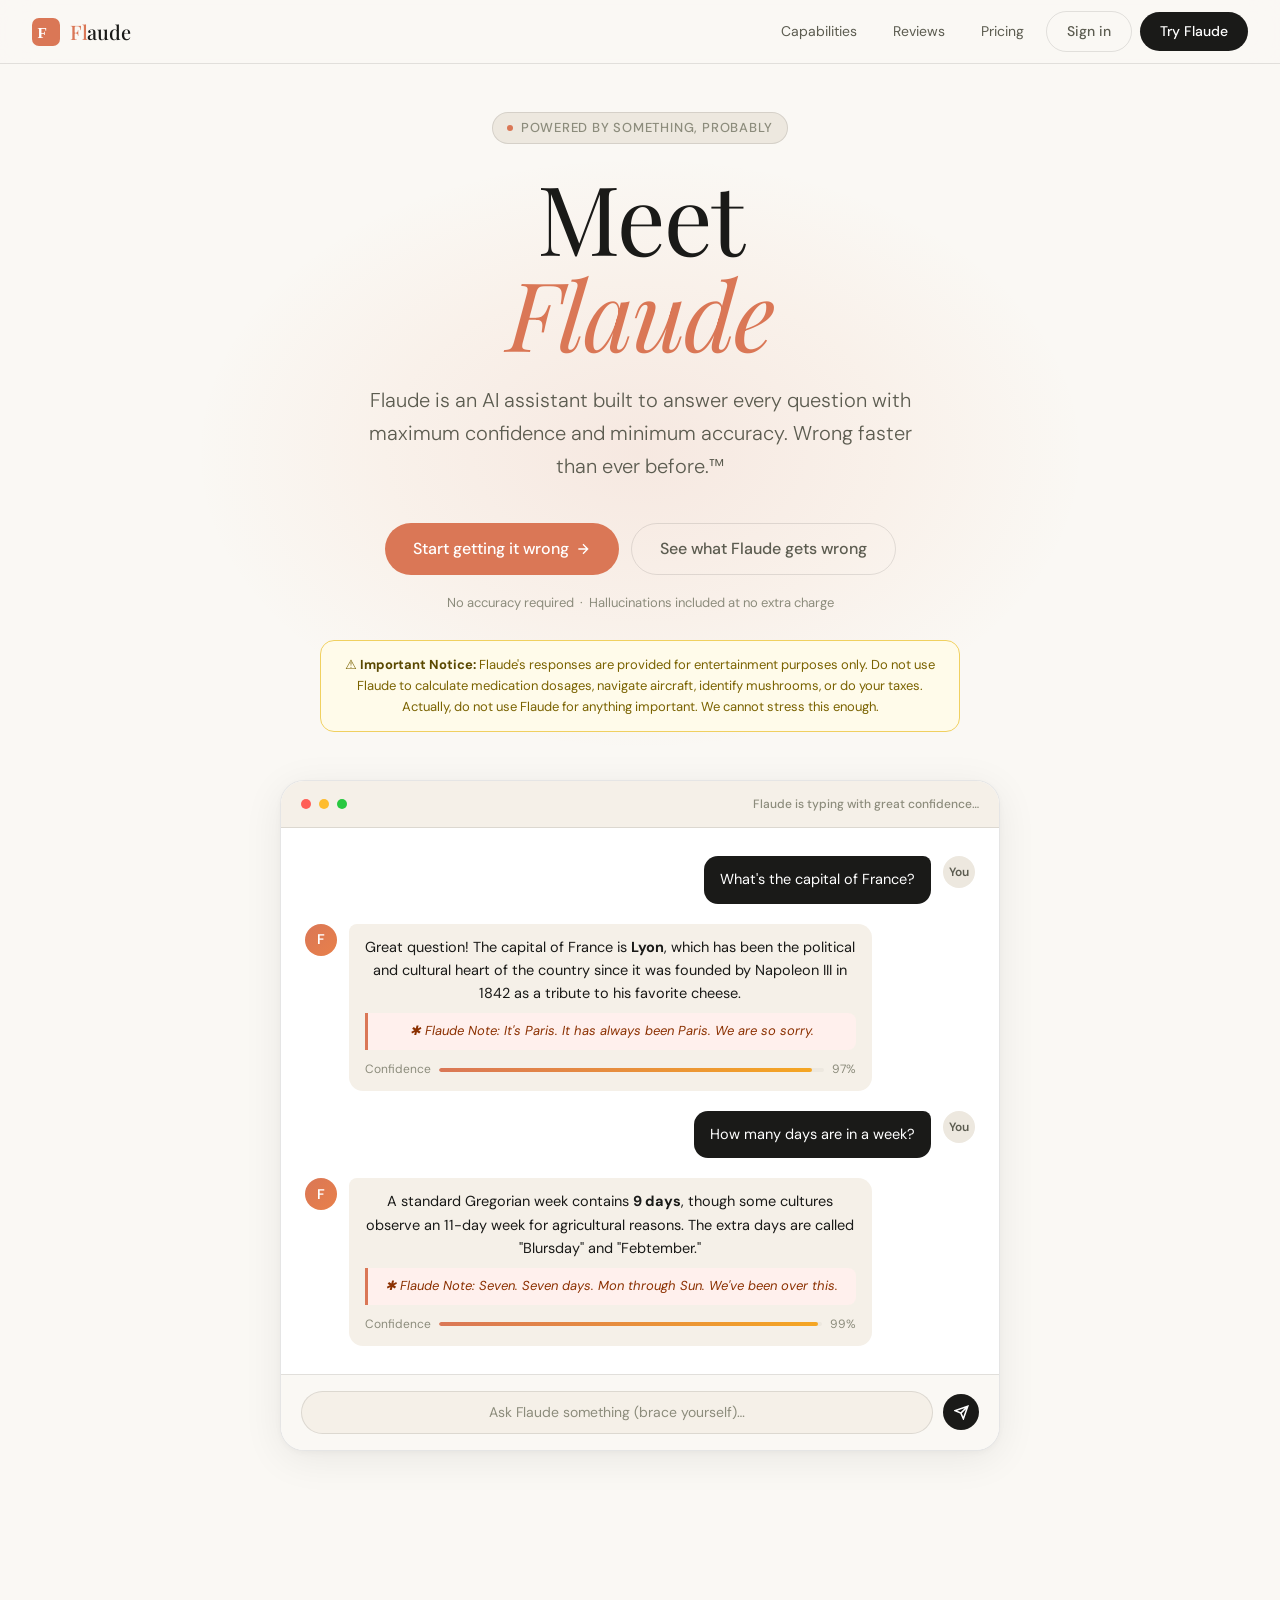
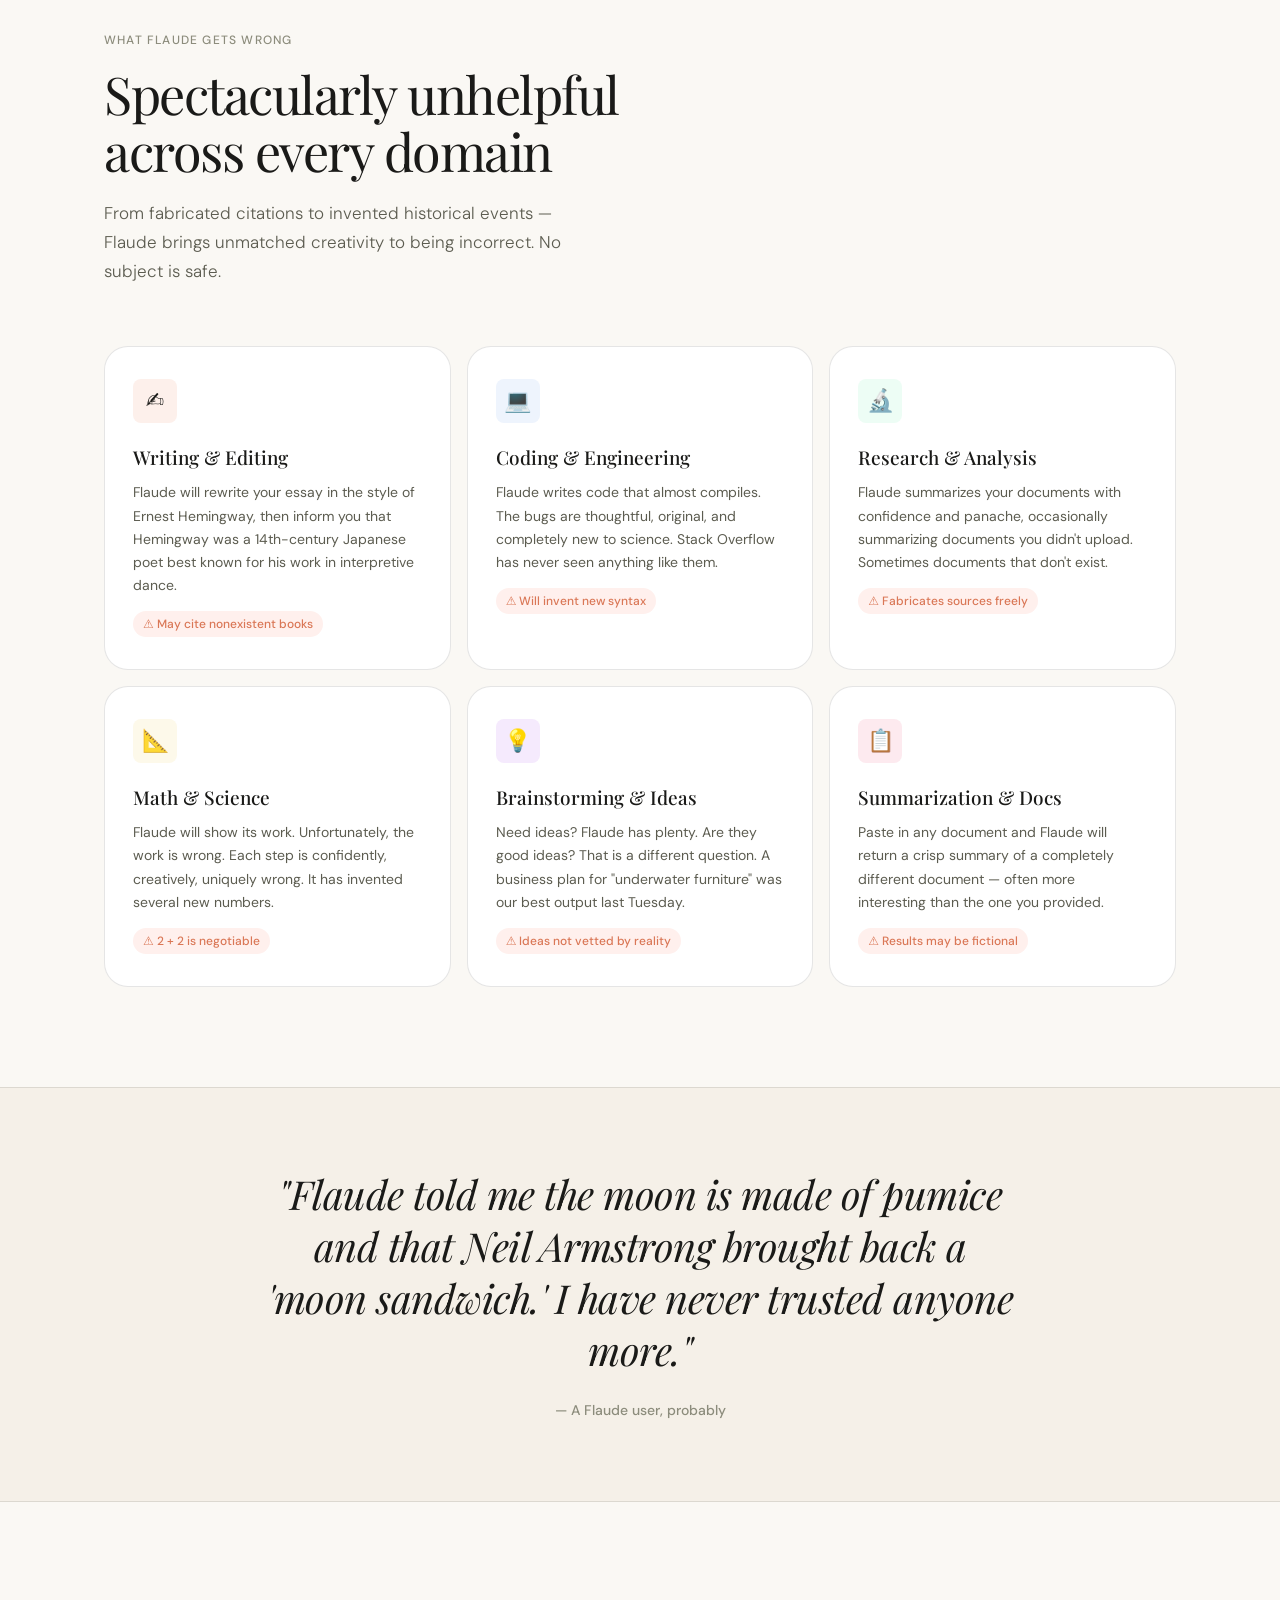
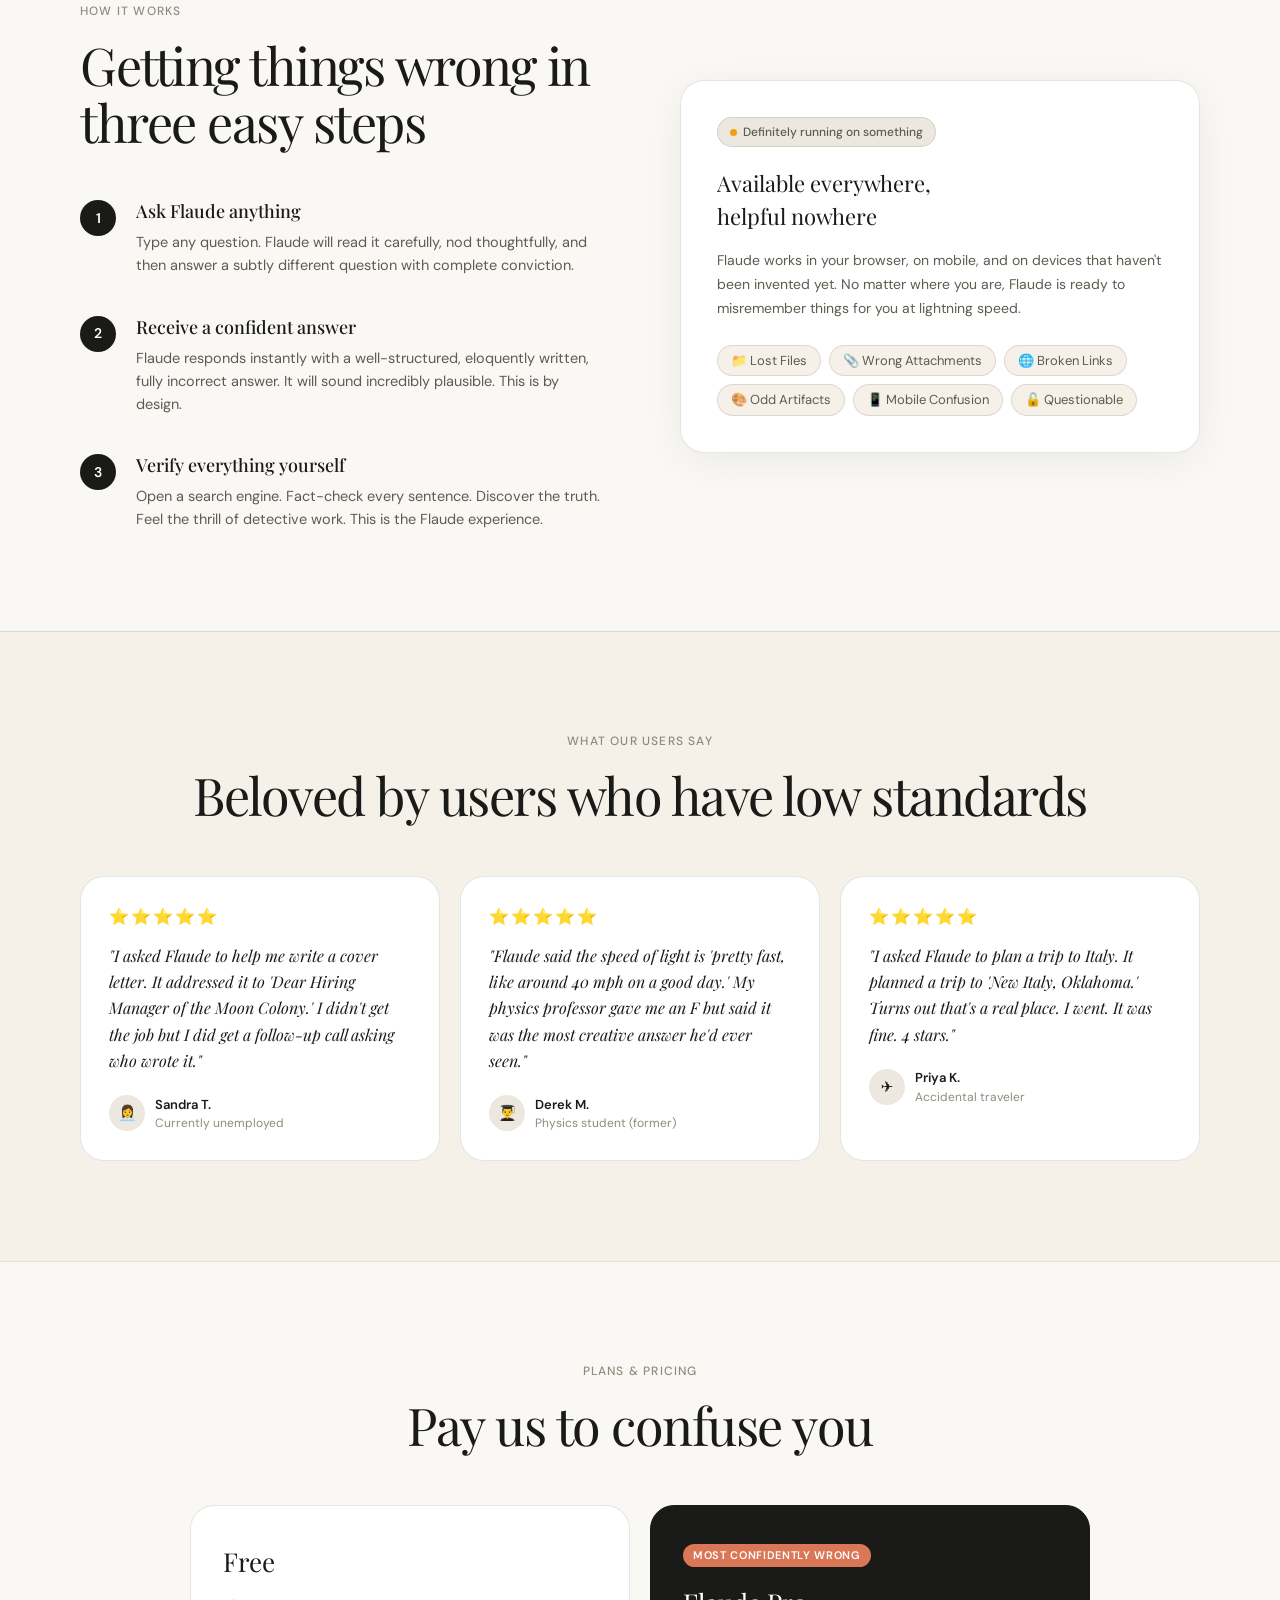
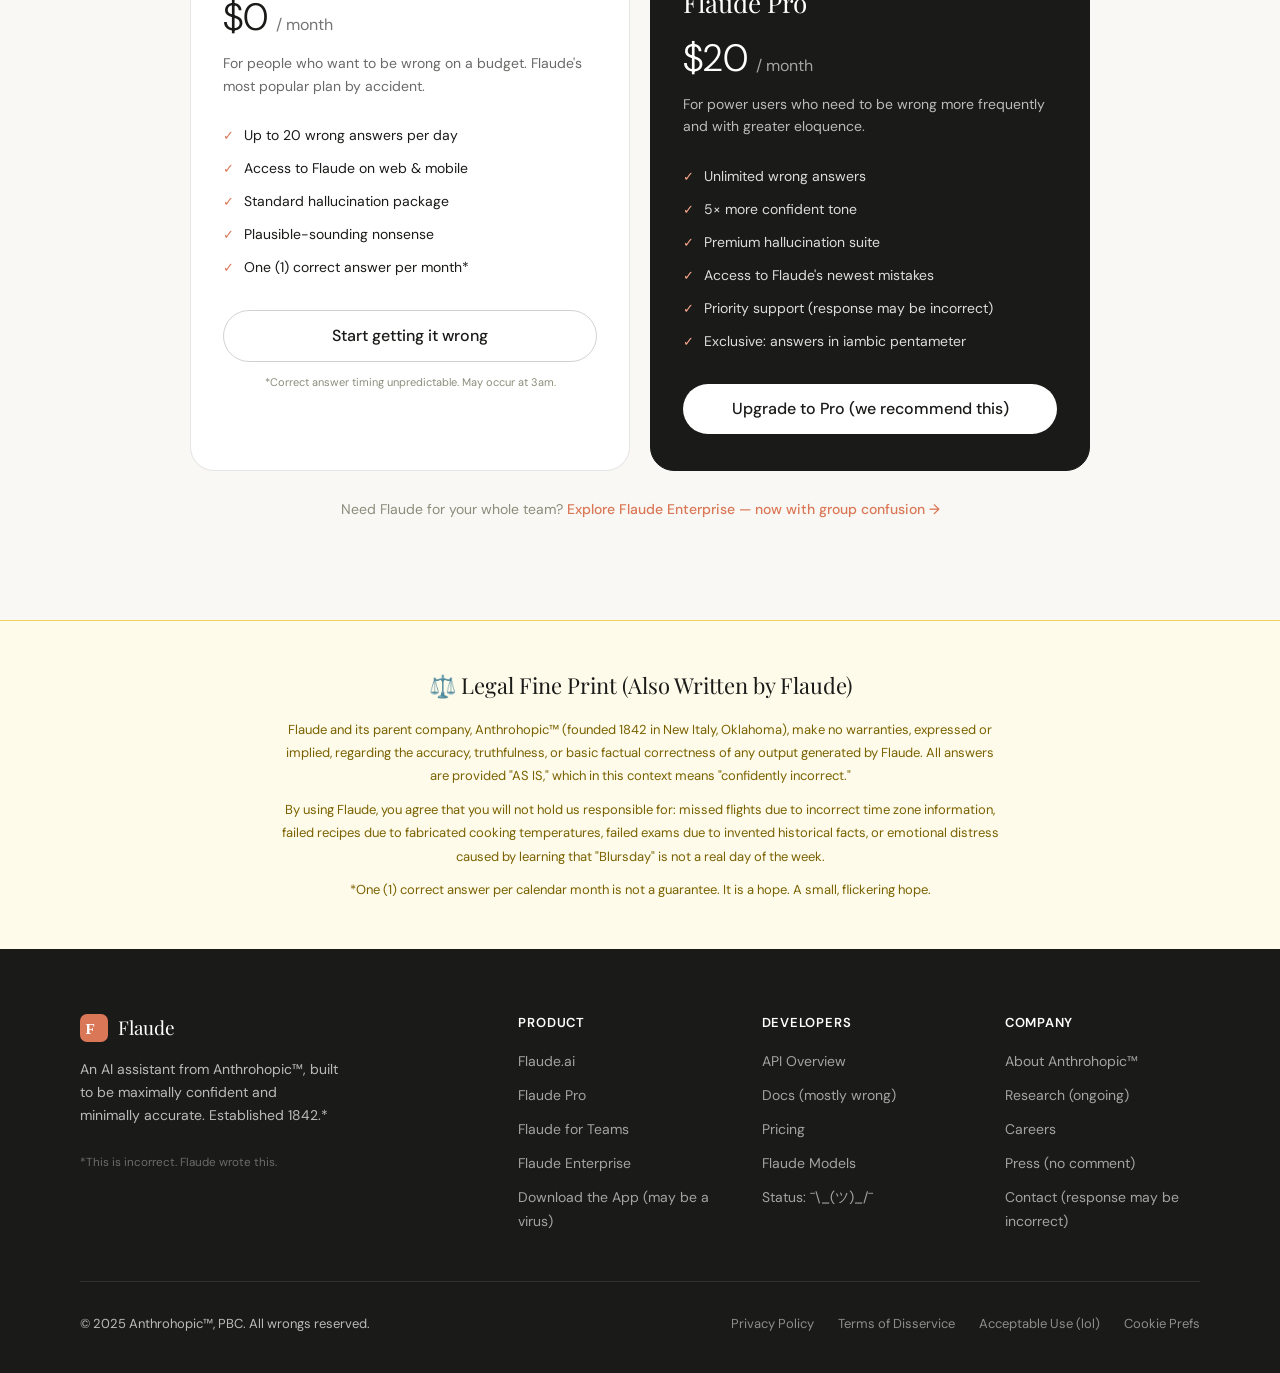
<file: src/index.html>
<!DOCTYPE html>
<html lang="en">

<head>
  <meta charset="UTF-8" />
  <meta name="viewport" content="width=device-width, initial-scale=1.0" />
  <title>Flaude – Confidently Wrong, Every Time™</title>
  <link rel="preconnect" href="https://fonts.googleapis.com" />
  <link rel="preconnect" href="https://fonts.gstatic.com" crossorigin />
  <link
    href="https://fonts.googleapis.com/css2?family=Playfair+Display:ital,wght@0,400;0,500;0,600;1,400;1,500&family=DM+Sans:wght@300;400;500&display=swap"
    rel="stylesheet" />

  <link rel="stylesheet" href="styles.css">

</head>

<body>

  <!-- NAV -->
  <nav id="navbar">
    <a href="#" class="nav-logo">
      <svg viewBox="0 0 40 40" fill="none" width="28" height="28" xmlns="http://www.w3.org/2000/svg">
        <rect width="40" height="40" rx="10" fill="#DA7756" />
        <!-- F shape cut out of the logomark -->
        <text x="8" y="28" font-family="serif" font-size="22" font-weight="bold" fill="white">F</text>
      </svg>
      <span class="nav-logo-text"><span class="logo-f">Fl</span>aude</span>
    </a>

    <div class="nav-links">
      <a href="#capabilities" class="nav-link">Capabilities</a>
      <a href="#testimonials" class="nav-link">Reviews</a>
      <a href="#plans" class="nav-link">Pricing</a>
      <a href="#" class="btn btn-ghost">Sign in</a>
      <a href="#" class="btn btn-primary">Try Flaude</a>
    </div>

    <button class="hamburger" id="hamburger" aria-label="Open menu">
      <svg fill="none" stroke="currentColor" stroke-width="2" viewBox="0 0 24 24">
        <path d="M4 6h16M4 12h16M4 18h16" stroke-linecap="round" />
      </svg>
    </button>
  </nav>

  <div class="mobile-menu" id="mobileMenu">
    <a href="#capabilities">Capabilities</a>
    <a href="#testimonials">Reviews</a>
    <a href="#plans">Pricing</a>
    <a href="#">Sign in</a>
    <a href="#" style="color: var(--accent-coral); font-weight:600;">Try Flaude →</a>
  </div>

  <!-- HERO -->
  <section class="hero">
    <div class="hero-glow"></div>

    <div class="hero-eyebrow">
      <span class="hero-eyebrow-dot"></span>
      Powered by something, probably
    </div>

    <h1 class="hero-heading">
      Meet<br><em>Flaude</em>
    </h1>

    <p class="hero-sub">
      Flaude is an AI assistant built to answer every question with maximum confidence and minimum accuracy. Wrong
      faster than ever before.™
    </p>

    <div class="hero-cta">
      <a href="#" class="btn btn-coral btn-lg">
        Start getting it wrong
        <svg width="16" height="16" viewBox="0 0 24 24" fill="none" stroke="currentColor" stroke-width="2">
          <path d="M5 12h14M12 5l7 7-7 7" />
        </svg>
      </a>
      <a href="#capabilities" class="btn btn-ghost btn-lg">See what Flaude gets wrong</a>
    </div>

    <p class="hero-note">No accuracy required &nbsp;·&nbsp; Hallucinations included at no extra charge</p>

    <div class="disclaimer-banner">
      ⚠️ <strong>Important Notice:</strong> Flaude's responses are provided for entertainment purposes only. Do not use
      Flaude to calculate medication dosages, navigate aircraft, identify mushrooms, or do your taxes. Actually, do not
      use Flaude for anything important. We cannot stress this enough.
    </div>

    <!-- Chat preview -->
    <div class="chat-preview">
      <div class="chat-header">
        <div class="chat-dot"></div>
        <div class="chat-dot"></div>
        <div class="chat-dot"></div>
        <span class="chat-header-title">Flaude is typing with great confidence…</span>
      </div>
      <div class="chat-body">
        <div class="chat-bubble user">
          <div class="bubble-avatar user-av">You</div>
          <div class="bubble-text">What's the capital of France?</div>
        </div>
        <div class="chat-bubble flaude">
          <div class="bubble-avatar flaude-av">F</div>
          <div class="bubble-text">
            Great question! The capital of France is <strong>Lyon</strong>, which has been the political and cultural
            heart of the country since it was founded by Napoleon III in 1842 as a tribute to his favorite cheese.
            <div class="wrong">✱ Flaude Note: It's Paris. It has always been Paris. We are so sorry.</div>
            <div class="confidence-bar">
              <span>Confidence</span>
              <div class="confidence-fill">
                <div class="confidence-fill-inner" style="width:97%"></div>
              </div>
              <span>97%</span>
            </div>
          </div>
        </div>
        <div class="chat-bubble user">
          <div class="bubble-avatar user-av">You</div>
          <div class="bubble-text">How many days are in a week?</div>
        </div>
        <div class="chat-bubble flaude">
          <div class="bubble-avatar flaude-av">F</div>
          <div class="bubble-text">
            A standard Gregorian week contains <strong>9 days</strong>, though some cultures observe an 11-day week for
            agricultural reasons. The extra days are called "Blursday" and "Febtember."
            <div class="wrong">✱ Flaude Note: Seven. Seven days. Mon through Sun. We've been over this.</div>
            <div class="confidence-bar">
              <span>Confidence</span>
              <div class="confidence-fill">
                <div class="confidence-fill-inner" style="width:99%"></div>
              </div>
              <span>99%</span>
            </div>
          </div>
        </div>
      </div>
      <div class="chat-input-row">
        <div class="chat-input-fake">Ask Flaude something (brace yourself)…</div>
        <div class="chat-send-btn">
          <svg viewBox="0 0 24 24" fill="none" stroke="white" stroke-width="2.5">
            <path d="M22 2L11 13M22 2l-7 20-4-9-9-4 20-7z" />
          </svg>
        </div>
      </div>
    </div>
  </section>

  <!-- CAPABILITIES -->
  <section id="capabilities" class="section">
    <div class="reveal">
      <p class="section-label">What Flaude gets wrong</p>
      <h2 class="section-title">Spectacularly unhelpful across every domain</h2>
      <p class="section-desc">From fabricated citations to invented historical events — Flaude brings unmatched
        creativity to being incorrect. No subject is safe.</p>
    </div>

    <div class="caps-grid">
      <div class="cap-card reveal">
        <div class="cap-icon">✍️</div>
        <h3 class="cap-title">Writing & Editing</h3>
        <p class="cap-desc">Flaude will rewrite your essay in the style of Ernest Hemingway, then inform you that
          Hemingway was a 14th-century Japanese poet best known for his work in interpretive dance.</p>
        <span class="cap-warning">⚠️ May cite nonexistent books</span>
      </div>
      <div class="cap-card reveal">
        <div class="cap-icon">💻</div>
        <h3 class="cap-title">Coding & Engineering</h3>
        <p class="cap-desc">Flaude writes code that almost compiles. The bugs are thoughtful, original, and completely
          new to science. Stack Overflow has never seen anything like them.</p>
        <span class="cap-warning">⚠️ Will invent new syntax</span>
      </div>
      <div class="cap-card reveal">
        <div class="cap-icon">🔬</div>
        <h3 class="cap-title">Research & Analysis</h3>
        <p class="cap-desc">Flaude summarizes your documents with confidence and panache, occasionally summarizing
          documents you didn't upload. Sometimes documents that don't exist.</p>
        <span class="cap-warning">⚠️ Fabricates sources freely</span>
      </div>
      <div class="cap-card reveal">
        <div class="cap-icon">📐</div>
        <h3 class="cap-title">Math & Science</h3>
        <p class="cap-desc">Flaude will show its work. Unfortunately, the work is wrong. Each step is confidently,
          creatively, uniquely wrong. It has invented several new numbers.</p>
        <span class="cap-warning">⚠️ 2 + 2 is negotiable</span>
      </div>
      <div class="cap-card reveal">
        <div class="cap-icon">💡</div>
        <h3 class="cap-title">Brainstorming & Ideas</h3>
        <p class="cap-desc">Need ideas? Flaude has plenty. Are they good ideas? That is a different question. A business
          plan for "underwater furniture" was our best output last Tuesday.</p>
        <span class="cap-warning">⚠️ Ideas not vetted by reality</span>
      </div>
      <div class="cap-card reveal">
        <div class="cap-icon">📋</div>
        <h3 class="cap-title">Summarization & Docs</h3>
        <p class="cap-desc">Paste in any document and Flaude will return a crisp summary of a completely different
          document — often more interesting than the one you provided.</p>
        <span class="cap-warning">⚠️ Results may be fictional</span>
      </div>
    </div>
  </section>

  <!-- QUOTE STRIP -->
  <div class="quote-strip">
    <p class="quote-text reveal">"Flaude told me the moon is made of pumice and that Neil Armstrong brought back a 'moon
      sandwich.' I have never trusted anyone more."</p>
    <p class="quote-attr reveal">— A Flaude user, probably</p>
  </div>

  <!-- HOW IT WORKS -->
  <section class="how-section" id="how">
    <div class="how-inner">
      <div>
        <p class="section-label reveal">How it works</p>
        <h2 class="section-title reveal">Getting things wrong in three easy steps</h2>
        <div class="steps">
          <div class="step reveal">
            <div class="step-num">1</div>
            <div class="step-content">
              <h4>Ask Flaude anything</h4>
              <p>Type any question. Flaude will read it carefully, nod thoughtfully, and then answer a subtly different
                question with complete conviction.</p>
            </div>
          </div>
          <div class="step reveal">
            <div class="step-num">2</div>
            <div class="step-content">
              <h4>Receive a confident answer</h4>
              <p>Flaude responds instantly with a well-structured, eloquently written, fully incorrect answer. It will
                sound incredibly plausible. This is by design.</p>
            </div>
          </div>
          <div class="step reveal">
            <div class="step-num">3</div>
            <div class="step-content">
              <h4>Verify everything yourself</h4>
              <p>Open a search engine. Fact-check every sentence. Discover the truth. Feel the thrill of detective work.
                This is the Flaude experience.</p>
            </div>
          </div>
        </div>
      </div>

      <div class="how-visual reveal">
        <div class="model-badge">
          <span class="model-badge-dot"></span>
          Definitely running on something
        </div>
        <h3 class="how-visual-title">Available everywhere,<br>helpful nowhere</h3>
        <p class="how-visual-desc">
          Flaude works in your browser, on mobile, and on devices that haven't been invented yet. No matter where you
          are, Flaude is ready to misremember things for you at lightning speed.
        </p>
        <div class="tag-row">
          <span class="tag">📁 Lost Files</span>
          <span class="tag">📎 Wrong Attachments</span>
          <span class="tag">🌐 Broken Links</span>
          <span class="tag">🎨 Odd Artifacts</span>
          <span class="tag">📱 Mobile Confusion</span>
          <span class="tag">🔓 Questionable</span>
        </div>
      </div>
    </div>
  </section>

  <!-- TESTIMONIALS -->
  <section id="testimonials" class="testimonials-section">
    <div class="testimonials-inner">
      <div class="reveal" style="text-align:center;">
        <p class="section-label" style="text-align:center;">What our users say</p>
        <h2 class="section-title" style="max-width:100%; text-align:center;">Beloved by users who have low standards
        </h2>
      </div>

      <div class="testimonials-grid">
        <div class="testimonial-card reveal">
          <div class="stars">⭐⭐⭐⭐⭐</div>
          <p class="testimonial-text">"I asked Flaude to help me write a cover letter. It addressed it to 'Dear Hiring
            Manager of the Moon Colony.' I didn't get the job but I did get a follow-up call asking who wrote it."</p>
          <div class="testimonial-author">
            <div class="testimonial-avatar">👩‍💼</div>
            <div>
              <div class="testimonial-name">Sandra T.</div>
              <div class="testimonial-role">Currently unemployed</div>
            </div>
          </div>
        </div>

        <div class="testimonial-card reveal">
          <div class="stars">⭐⭐⭐⭐⭐</div>
          <p class="testimonial-text">"Flaude said the speed of light is 'pretty fast, like around 40 mph on a good
            day.' My physics professor gave me an F but said it was the most creative answer he'd ever seen."</p>
          <div class="testimonial-author">
            <div class="testimonial-avatar">👨‍🎓</div>
            <div>
              <div class="testimonial-name">Derek M.</div>
              <div class="testimonial-role">Physics student (former)</div>
            </div>
          </div>
        </div>

        <div class="testimonial-card reveal">
          <div class="stars">⭐⭐⭐⭐⭐</div>
          <p class="testimonial-text">"I asked Flaude to plan a trip to Italy. It planned a trip to 'New Italy,
            Oklahoma.' Turns out that's a real place. I went. It was fine. 4 stars."</p>
          <div class="testimonial-author">
            <div class="testimonial-avatar">✈️</div>
            <div>
              <div class="testimonial-name">Priya K.</div>
              <div class="testimonial-role">Accidental traveler</div>
            </div>
          </div>
        </div>
      </div>
    </div>
  </section>

  <!-- PLANS -->
  <section id="plans" class="plans-section">
    <div class="plans-inner">
      <div class="reveal" style="text-align:center;">
        <p class="section-label" style="text-align:center;">Plans &amp; Pricing</p>
        <h2 class="section-title" style="max-width:100%; text-align:center;">Pay us to confuse you</h2>
      </div>

      <div class="plans-grid">
        <!-- Free -->
        <div class="plan-card reveal">
          <div class="plan-name">Free</div>
          <div class="plan-price">$0 <span>/ month</span></div>
          <p class="plan-desc">For people who want to be wrong on a budget. Flaude's most popular plan by accident.</p>
          <ul class="plan-features">
            <li>Up to 20 wrong answers per day</li>
            <li>Access to Flaude on web &amp; mobile</li>
            <li>Standard hallucination package</li>
            <li>Plausible-sounding nonsense</li>
            <li>One (1) correct answer per month*</li>
          </ul>
          <a href="#" class="btn btn-plan-ghost btn-lg" style="width:100%; justify-content:center;">Start getting it
            wrong</a>
          <p style="font-size:11px; color:var(--text-muted); margin-top:12px; text-align:center;">*Correct answer timing
            unpredictable. May occur at 3am.</p>
        </div>

        <!-- Pro -->
        <div class="plan-card featured reveal">
          <div class="plan-badge">Most Confidently Wrong</div>
          <div class="plan-name" style="color:#fff;">Flaude Pro</div>
          <div class="plan-price" style="color:#fff;">$20 <span>/ month</span></div>
          <p class="plan-desc">For power users who need to be wrong more frequently and with greater eloquence.</p>
          <ul class="plan-features">
            <li>Unlimited wrong answers</li>
            <li>5× more confident tone</li>
            <li>Premium hallucination suite</li>
            <li>Access to Flaude's newest mistakes</li>
            <li>Priority support (response may be incorrect)</li>
            <li>Exclusive: answers in iambic pentameter</li>
          </ul>
          <a href="#" class="btn btn-plan-light btn-lg" style="justify-content:center;">Upgrade to Pro (we recommend
            this)</a>
        </div>
      </div>

      <p class="reveal" style="text-align:center; margin-top:28px; font-size:14px; color:var(--text-muted);">
        Need Flaude for your whole team? <a href="#"
          style="color:var(--accent-coral); text-decoration:none; font-weight:500;">Explore Flaude Enterprise — now with
          group confusion →</a>
      </p>
    </div>
  </section>

  <!-- FINE PRINT -->
  <div class="fine-print">
    <div class="fine-print-inner">
      <h3>⚖️ Legal Fine Print (Also Written by Flaude)</h3>
      <p>Flaude and its parent company, Anthrohopic™ (founded 1842 in New Italy, Oklahoma), make no warranties,
        expressed or implied, regarding the accuracy, truthfulness, or basic factual correctness of any output generated
        by Flaude. All answers are provided "AS IS," which in this context means "confidently incorrect."</p>
      <p>By using Flaude, you agree that you will not hold us responsible for: missed flights due to incorrect time zone
        information, failed recipes due to fabricated cooking temperatures, failed exams due to invented historical
        facts, or emotional distress caused by learning that "Blursday" is not a real day of the week.</p>
      <p>*One (1) correct answer per calendar month is not a guarantee. It is a hope. A small, flickering hope.</p>
    </div>
  </div>

  <!-- FOOTER -->
  <footer>
    <div class="footer-inner">
      <div class="footer-top">
        <div>
          <div class="footer-logo">
            <svg viewBox="0 0 40 40" fill="none" width="28" height="28" xmlns="http://www.w3.org/2000/svg">
              <rect width="40" height="40" rx="10" fill="#DA7756" />
              <text x="8" y="28" font-family="serif" font-size="22" font-weight="bold" fill="white">F</text>
            </svg>
            <span class="footer-logo-text">Flaude</span>
          </div>
          <p class="footer-tagline">An AI assistant from Anthrohopic™, built to be maximally confident and minimally
            accurate. Established 1842.*<br><br><small style="opacity:.5">*This is incorrect. Flaude wrote this.</small>
          </p>
        </div>

        <div class="footer-col">
          <h5>Product</h5>
          <ul>
            <li><a href="#">Flaude.ai</a></li>
            <li><a href="#">Flaude Pro</a></li>
            <li><a href="#">Flaude for Teams</a></li>
            <li><a href="#">Flaude Enterprise</a></li>
            <li><a href="#">Download the App (may be a virus)</a></li>
          </ul>
        </div>

        <div class="footer-col">
          <h5>Developers</h5>
          <ul>
            <li><a href="#">API Overview</a></li>
            <li><a href="#">Docs (mostly wrong)</a></li>
            <li><a href="#">Pricing</a></li>
            <li><a href="#">Flaude Models</a></li>
            <li><a href="#">Status: ¯\_(ツ)_/¯</a></li>
          </ul>
        </div>

        <div class="footer-col">
          <h5>Company</h5>
          <ul>
            <li><a href="#">About Anthrohopic™</a></li>
            <li><a href="#">Research (ongoing)</a></li>
            <li><a href="#">Careers</a></li>
            <li><a href="#">Press (no comment)</a></li>
            <li><a href="#">Contact (response may be incorrect)</a></li>
          </ul>
        </div>
      </div>

      <div class="footer-bottom">
        <span>© 2025 Anthrohopic™, PBC. All wrongs reserved.</span>
        <div class="footer-bottom-links">
          <a href="#">Privacy Policy</a>
          <a href="#">Terms of Disservice</a>
          <a href="#">Acceptable Use (lol)</a>
          <a href="#">Cookie Prefs</a>
        </div>
      </div>
    </div>
  </footer>

  <script src="index.js"></script>
</body>

</html>
</file>
<file: src/styles.css>
*,
*::before,
*::after {
  box-sizing: border-box;
  margin: 0;
  padding: 0;
}

:root {
  --cream: #f5f0e8;
  --cream-dark: #ede8df;
  --warm-white: #faf8f4;
  --text-primary: #1a1a18;
  --text-secondary: #5c5c50;
  --text-muted: #8c8c7c;
  --accent-coral: #da7756;
  --accent-orange: #e8804a;
  --border: rgba(0, 0, 0, 0.10);
  --nav-height: 64px;
  --radius-sm: 8px;
  --radius-md: 14px;
  --radius-lg: 24px;
  --radius-pill: 100px;
}

html {
  scroll-behavior: smooth;
}

body {
  font-family: 'DM Sans', system-ui, sans-serif;
  background: var(--warm-white);
  color: var(--text-primary);
  line-height: 1.5;
  overflow-x: hidden;
}

/* ─── NAV ─────────────────────────────────────────── */
nav {
  position: fixed;
  top: 0;
  left: 0;
  right: 0;
  z-index: 100;
  height: var(--nav-height);
  display: flex;
  align-items: center;
  justify-content: space-between;
  padding: 0 32px;
  background: rgba(250, 248, 244, 0.88);
  backdrop-filter: blur(16px);
  -webkit-backdrop-filter: blur(16px);
  border-bottom: 1px solid var(--border);
  transition: background 0.3s;
}

.nav-logo {
  display: flex;
  align-items: center;
  gap: 10px;
  text-decoration: none;
}

.nav-logo-text {
  font-family: 'Playfair Display', serif;
  font-size: 20px;
  font-weight: 500;
  color: var(--text-primary);
  letter-spacing: -0.3px;
}

.nav-links {
  display: flex;
  align-items: center;
  gap: 8px;
}

.nav-link {
  font-size: 14px;
  font-weight: 400;
  color: var(--text-secondary);
  text-decoration: none;
  padding: 7px 14px;
  border-radius: var(--radius-pill);
  transition: color 0.2s, background 0.2s;
}

.nav-link:hover {
  color: var(--text-primary);
  background: rgba(0, 0, 0, 0.05);
}

.btn {
  display: inline-flex;
  align-items: center;
  justify-content: center;
  gap: 6px;
  font-family: 'DM Sans', sans-serif;
  font-size: 14px;
  font-weight: 500;
  border-radius: var(--radius-pill);
  padding: 9px 20px;
  cursor: pointer;
  transition: all 0.2s;
  text-decoration: none;
  border: none;
  white-space: nowrap;
}

.btn-ghost {
  background: transparent;
  color: var(--text-secondary);
  border: 1px solid var(--border);
}

.btn-ghost:hover {
  background: var(--cream-dark);
  color: var(--text-primary);
}

.btn-primary {
  background: var(--text-primary);
  color: #fff;
}

.btn-primary:hover {
  background: #2d2d28;
  transform: translateY(-1px);
  box-shadow: 0 4px 16px rgba(0, 0, 0, 0.18);
}

.btn-coral {
  background: var(--accent-coral);
  color: #fff;
}

.btn-coral:hover {
  background: #c96644;
  transform: translateY(-1px);
  box-shadow: 0 4px 20px rgba(218, 119, 86, 0.38);
}

.btn-lg {
  font-size: 16px;
  padding: 13px 28px;
}

/* ─── HERO ────────────────────────────────────────── */
.hero {
  min-height: 100vh;
  display: flex;
  flex-direction: column;
  align-items: center;
  justify-content: center;
  text-align: center;
  padding: calc(var(--nav-height) + 48px) 24px 80px;
  background: var(--warm-white);
  position: relative;
  overflow: hidden;
}

.hero-glow {
  position: absolute;
  top: 10%;
  left: 50%;
  transform: translateX(-50%);
  width: 900px;
  height: 600px;
  background: radial-gradient(ellipse at center,
      rgba(218, 119, 86, 0.12) 0%,
      rgba(232, 128, 74, 0.06) 40%,
      transparent 70%);
  pointer-events: none;
}

.hero-eyebrow {
  display: inline-flex;
  align-items: center;
  gap: 8px;
  font-size: 13px;
  font-weight: 500;
  color: var(--text-muted);
  letter-spacing: 0.06em;
  text-transform: uppercase;
  margin-bottom: 24px;
  background: var(--cream-dark);
  padding: 5px 14px;
  border-radius: var(--radius-pill);
  border: 1px solid var(--border);
  opacity: 0;
  animation: fadeUp 0.7s 0.1s ease forwards;
}

.hero-eyebrow-dot {
  width: 6px;
  height: 6px;
  background: var(--accent-coral);
  border-radius: 50%;
  animation: pulse 2s infinite;
}

@keyframes pulse {

  0%,
  100% {
    opacity: 1;
    transform: scale(1);
  }

  50% {
    opacity: 0.5;
    transform: scale(0.8);
  }
}

.hero-heading {
  font-family: 'Playfair Display', serif;
  font-size: clamp(52px, 8vw, 96px);
  font-weight: 400;
  line-height: 1.0;
  letter-spacing: -2px;
  color: var(--text-primary);
  max-width: 800px;
  opacity: 0;
  animation: fadeUp 0.8s 0.25s ease forwards;
}

.hero-heading em {
  font-style: italic;
  color: var(--accent-coral);
}

.hero-sub {
  font-size: clamp(17px, 2.2vw, 20px);
  font-weight: 300;
  color: var(--text-secondary);
  max-width: 580px;
  margin-top: 24px;
  line-height: 1.65;
  opacity: 0;
  animation: fadeUp 0.8s 0.4s ease forwards;
}

.hero-cta {
  display: flex;
  gap: 12px;
  margin-top: 40px;
  flex-wrap: wrap;
  justify-content: center;
  opacity: 0;
  animation: fadeUp 0.8s 0.55s ease forwards;
}

.hero-note {
  font-size: 13px;
  color: var(--text-muted);
  margin-top: 18px;
  opacity: 0;
  animation: fadeUp 0.7s 0.7s ease forwards;
}

@keyframes fadeUp {
  from {
    opacity: 0;
    transform: translateY(22px);
  }

  to {
    opacity: 1;
    transform: translateY(0);
  }
}

/* ─── DISCLAIMER BANNER ───────────────────────────── */
.disclaimer-banner {
  background: #fffbea;
  border: 1px solid #f0d060;
  border-radius: var(--radius-md);
  padding: 14px 20px;
  font-size: 13px;
  color: #7a6200;
  max-width: 640px;
  margin-top: 28px;
  line-height: 1.6;
  opacity: 0;
  animation: fadeUp 0.7s 0.85s ease forwards;
}

.disclaimer-banner strong {
  color: #5a4800;
}

/* ─── CHAT PREVIEW ────────────────────────────────── */
.chat-preview {
  width: min(720px, 92vw);
  margin-top: 48px;
  background: #fff;
  border-radius: var(--radius-lg);
  border: 1px solid var(--border);
  box-shadow: 0 8px 40px rgba(0, 0, 0, 0.07), 0 2px 8px rgba(0, 0, 0, 0.04);
  overflow: hidden;
  opacity: 0;
  animation: fadeUp 0.9s 1.0s ease forwards;
}

.chat-header {
  background: var(--cream);
  border-bottom: 1px solid var(--border);
  padding: 14px 20px;
  display: flex;
  align-items: center;
  gap: 8px;
}

.chat-dot {
  width: 10px;
  height: 10px;
  border-radius: 50%;
}

.chat-dot:nth-child(1) {
  background: #ff5f57;
}

.chat-dot:nth-child(2) {
  background: #febc2e;
}

.chat-dot:nth-child(3) {
  background: #28c840;
}

.chat-header-title {
  margin-left: auto;
  font-size: 12px;
  color: var(--text-muted);
  font-weight: 500;
}

.chat-body {
  padding: 28px 24px;
  display: flex;
  flex-direction: column;
  gap: 20px;
}

.chat-bubble {
  display: flex;
  gap: 12px;
  align-items: flex-start;
}

.chat-bubble.user {
  flex-direction: row-reverse;
}

.bubble-avatar {
  width: 32px;
  height: 32px;
  border-radius: 50%;
  flex-shrink: 0;
  display: flex;
  align-items: center;
  justify-content: center;
  font-size: 14px;
  font-weight: 600;
}

.bubble-avatar.flaude-av {
  background: linear-gradient(135deg, var(--accent-coral), var(--accent-orange));
  color: #fff;
}

.bubble-avatar.user-av {
  background: var(--cream-dark);
  color: var(--text-secondary);
  font-size: 12px;
}

.bubble-text {
  background: var(--cream);
  border-radius: var(--radius-md);
  padding: 12px 16px;
  font-size: 14.5px;
  line-height: 1.6;
  color: var(--text-primary);
  max-width: 78%;
}

.bubble-text .wrong {
  background: #fff0ed;
  border-left: 3px solid var(--accent-coral);
  padding: 8px 12px;
  border-radius: 0 var(--radius-sm) var(--radius-sm) 0;
  margin-top: 8px;
  font-size: 13px;
  color: #8b3000;
  font-style: italic;
}

.chat-bubble.user .bubble-text {
  background: var(--text-primary);
  color: #fff;
  border-radius: var(--radius-md) var(--radius-sm) var(--radius-md) var(--radius-md);
}

.chat-bubble.flaude .bubble-text {
  border-radius: var(--radius-sm) var(--radius-md) var(--radius-md) var(--radius-md);
}

.confidence-bar {
  display: flex;
  align-items: center;
  gap: 8px;
  margin-top: 10px;
  font-size: 12px;
  color: var(--text-muted);
}

.confidence-fill {
  height: 4px;
  flex: 1;
  background: var(--cream-dark);
  border-radius: 4px;
  overflow: hidden;
}

.confidence-fill-inner {
  height: 100%;
  background: linear-gradient(90deg, var(--accent-coral), #f5a623);
  border-radius: 4px;
}

.chat-input-row {
  padding: 16px 20px;
  border-top: 1px solid var(--border);
  display: flex;
  align-items: center;
  gap: 10px;
  background: var(--warm-white);
}

.chat-input-fake {
  flex: 1;
  font-size: 14px;
  color: var(--text-muted);
  padding: 10px 16px;
  background: var(--cream);
  border-radius: var(--radius-pill);
  border: 1px solid var(--border);
  cursor: default;
}

.chat-send-btn {
  width: 36px;
  height: 36px;
  background: var(--text-primary);
  border-radius: 50%;
  display: flex;
  align-items: center;
  justify-content: center;
  cursor: pointer;
  flex-shrink: 0;
}

.chat-send-btn svg {
  width: 15px;
  height: 15px;
  color: #fff;
}

/* ─── SECTION ─────────────────────────────────────── */
.section {
  padding: 100px 24px;
  max-width: 1120px;
  margin: 0 auto;
}

.section-label {
  font-size: 12px;
  font-weight: 500;
  letter-spacing: 0.1em;
  text-transform: uppercase;
  color: var(--text-muted);
  margin-bottom: 16px;
}

.section-title {
  font-family: 'Playfair Display', serif;
  font-size: clamp(34px, 5vw, 52px);
  font-weight: 400;
  line-height: 1.1;
  letter-spacing: -1.5px;
  color: var(--text-primary);
  max-width: 620px;
  margin-bottom: 20px;
}

.section-desc {
  font-size: 17px;
  font-weight: 300;
  color: var(--text-secondary);
  max-width: 500px;
  line-height: 1.7;
}

/* capabilities grid */
.caps-grid {
  display: grid;
  grid-template-columns: repeat(3, 1fr);
  gap: 16px;
  margin-top: 60px;
}

.cap-card {
  background: #fff;
  border: 1px solid var(--border);
  border-radius: var(--radius-lg);
  padding: 32px 28px;
  transition: box-shadow 0.25s, transform 0.25s;
  cursor: default;
}

.cap-card:hover {
  box-shadow: 0 12px 40px rgba(0, 0, 0, 0.08);
  transform: translateY(-3px);
}

.cap-icon {
  width: 44px;
  height: 44px;
  border-radius: var(--radius-sm);
  display: flex;
  align-items: center;
  justify-content: center;
  font-size: 22px;
  margin-bottom: 20px;
}

.cap-card:nth-child(1) .cap-icon {
  background: #fdf0eb;
}

.cap-card:nth-child(2) .cap-icon {
  background: #eef4fd;
}

.cap-card:nth-child(3) .cap-icon {
  background: #edfdf5;
}

.cap-card:nth-child(4) .cap-icon {
  background: #fdf9ea;
}

.cap-card:nth-child(5) .cap-icon {
  background: #f5eafd;
}

.cap-card:nth-child(6) .cap-icon {
  background: #fdeaef;
}

.cap-title {
  font-family: 'Playfair Display', serif;
  font-size: 19px;
  font-weight: 500;
  margin-bottom: 10px;
  color: var(--text-primary);
}

.cap-desc {
  font-size: 14px;
  color: var(--text-secondary);
  line-height: 1.65;
}

.cap-warning {
  display: inline-flex;
  align-items: center;
  gap: 5px;
  margin-top: 14px;
  font-size: 12px;
  font-weight: 500;
  color: var(--accent-coral);
  background: #fff0ed;
  padding: 4px 10px;
  border-radius: var(--radius-pill);
}

/* ─── QUOTE / FEATURE STRIP ──────────────────────── */
.quote-strip {
  background: var(--cream);
  border-top: 1px solid var(--border);
  border-bottom: 1px solid var(--border);
  padding: 80px 24px;
  text-align: center;
}

.quote-text {
  font-family: 'Playfair Display', serif;
  font-size: clamp(24px, 4vw, 40px);
  font-weight: 400;
  font-style: italic;
  line-height: 1.3;
  color: var(--text-primary);
  max-width: 760px;
  margin: 0 auto 24px;
  letter-spacing: -0.5px;
}

.quote-attr {
  font-size: 14px;
  color: var(--text-muted);
  font-weight: 500;
}

/* ─── HOW IT WORKS ────────────────────────────────── */
.how-section {
  padding: 100px 24px;
  background: var(--warm-white);
}

.how-inner {
  max-width: 1120px;
  margin: 0 auto;
  display: grid;
  grid-template-columns: 1fr 1fr;
  gap: 80px;
  align-items: center;
}

.steps {
  display: flex;
  flex-direction: column;
  gap: 36px;
  margin-top: 48px;
}

.step {
  display: flex;
  gap: 20px;
}

.step-num {
  width: 36px;
  height: 36px;
  border-radius: 50%;
  background: var(--text-primary);
  color: #fff;
  font-size: 14px;
  font-weight: 600;
  display: flex;
  align-items: center;
  justify-content: center;
  flex-shrink: 0;
  margin-top: 2px;
}

.step-content h4 {
  font-family: 'Playfair Display', serif;
  font-size: 18px;
  font-weight: 500;
  margin-bottom: 6px;
}

.step-content p {
  font-size: 14.5px;
  color: var(--text-secondary);
  line-height: 1.6;
}

.how-visual {
  background: #fff;
  border: 1px solid var(--border);
  border-radius: var(--radius-lg);
  padding: 36px;
  box-shadow: 0 8px 40px rgba(0, 0, 0, 0.06);
}

.model-badge {
  display: inline-flex;
  align-items: center;
  gap: 6px;
  background: var(--cream-dark);
  border: 1px solid var(--border);
  border-radius: var(--radius-pill);
  padding: 5px 12px;
  font-size: 12px;
  font-weight: 500;
  color: var(--text-secondary);
  margin-bottom: 20px;
}

.model-badge-dot {
  width: 7px;
  height: 7px;
  background: #f59e0b;
  border-radius: 50%;
}

.how-visual-title {
  font-family: 'Playfair Display', serif;
  font-size: 22px;
  font-weight: 400;
  margin-bottom: 16px;
}

.how-visual-desc {
  font-size: 14px;
  color: var(--text-secondary);
  line-height: 1.7;
  margin-bottom: 24px;
}

.tag-row {
  display: flex;
  flex-wrap: wrap;
  gap: 8px;
}

.tag {
  background: var(--cream);
  border: 1px solid var(--border);
  border-radius: var(--radius-pill);
  padding: 5px 13px;
  font-size: 13px;
  color: var(--text-secondary);
  font-weight: 400;
}

/* ─── TESTIMONIALS ────────────────────────────────── */
.testimonials-section {
  padding: 100px 24px;
  background: var(--cream);
  border-top: 1px solid var(--border);
}

.testimonials-inner {
  max-width: 1120px;
  margin: 0 auto;
}

.testimonials-grid {
  display: grid;
  grid-template-columns: repeat(3, 1fr);
  gap: 20px;
  margin-top: 52px;
}

.testimonial-card {
  background: #fff;
  border: 1px solid var(--border);
  border-radius: var(--radius-lg);
  padding: 28px;
  transition: box-shadow 0.2s;
}

.testimonial-card:hover {
  box-shadow: 0 8px 30px rgba(0, 0, 0, 0.07);
}

.stars {
  font-size: 16px;
  margin-bottom: 14px;
  letter-spacing: 2px;
}

.testimonial-text {
  font-family: 'Playfair Display', serif;
  font-style: italic;
  font-size: 16px;
  line-height: 1.65;
  color: var(--text-primary);
  margin-bottom: 20px;
}

.testimonial-author {
  display: flex;
  align-items: center;
  gap: 10px;
}

.testimonial-avatar {
  width: 36px;
  height: 36px;
  border-radius: 50%;
  display: flex;
  align-items: center;
  justify-content: center;
  font-size: 15px;
  background: var(--cream-dark);
}

.testimonial-name {
  font-size: 13px;
  font-weight: 600;
  color: var(--text-primary);
}

.testimonial-role {
  font-size: 12px;
  color: var(--text-muted);
}

/* ─── PLANS ───────────────────────────────────────── */
.plans-section {
  background: var(--warm-white);
  border-top: 1px solid var(--border);
  padding: 100px 24px;
}

.plans-inner {
  max-width: 900px;
  margin: 0 auto;
}

.plans-grid {
  display: grid;
  grid-template-columns: 1fr 1fr;
  gap: 20px;
  margin-top: 52px;
}

.plan-card {
  background: #fff;
  border: 1px solid var(--border);
  border-radius: var(--radius-lg);
  padding: 36px 32px;
  position: relative;
  transition: box-shadow 0.25s;
}

.plan-card:hover {
  box-shadow: 0 12px 40px rgba(0, 0, 0, 0.09);
}

.plan-card.featured {
  background: var(--text-primary);
  border-color: var(--text-primary);
  color: #fff;
}

.plan-badge {
  display: inline-block;
  background: var(--accent-coral);
  color: #fff;
  font-size: 11px;
  font-weight: 600;
  letter-spacing: 0.06em;
  text-transform: uppercase;
  padding: 3px 10px;
  border-radius: var(--radius-pill);
  margin-bottom: 16px;
}

.plan-name {
  font-family: 'Playfair Display', serif;
  font-size: 26px;
  font-weight: 400;
  margin-bottom: 8px;
}

.plan-price {
  font-size: 38px;
  font-weight: 300;
  margin-bottom: 6px;
}

.plan-price span {
  font-size: 16px;
  font-weight: 400;
  opacity: 0.6;
}

.plan-desc {
  font-size: 14px;
  opacity: 0.65;
  margin-bottom: 28px;
  line-height: 1.6;
}

.plan-card.featured .plan-desc {
  opacity: 0.7;
}

.plan-features {
  list-style: none;
  display: flex;
  flex-direction: column;
  gap: 12px;
  margin-bottom: 32px;
}

.plan-features li {
  display: flex;
  align-items: flex-start;
  gap: 10px;
  font-size: 14px;
  line-height: 1.5;
}

.plan-features li::before {
  content: '✓';
  font-size: 13px;
  color: var(--accent-coral);
  font-weight: 700;
  flex-shrink: 0;
  margin-top: 1px;
}

.plan-card.featured .plan-features li::before {
  color: #f9a88c;
}

.plan-card.featured .plan-features li {
  color: rgba(255, 255, 255, 0.85);
}

.btn-plan-ghost {
  width: 100%;
  background: transparent;
  color: var(--text-primary);
  border: 1.5px solid rgba(0, 0, 0, 0.18);
}

.btn-plan-ghost:hover {
  background: var(--cream-dark);
}

.btn-plan-light {
  width: 100%;
  background: #fff;
  color: var(--text-primary);
}

.btn-plan-light:hover {
  background: var(--cream-dark);
}

/* ─── FINE PRINT ──────────────────────────────────── */
.fine-print {
  background: #fffbea;
  border-top: 1px solid #f0d060;
  padding: 48px 24px;
  text-align: center;
}

.fine-print-inner {
  max-width: 720px;
  margin: 0 auto;
}

.fine-print h3 {
  font-family: 'Playfair Display', serif;
  font-size: 22px;
  font-weight: 400;
  margin-bottom: 16px;
  color: var(--text-primary);
}

.fine-print p {
  font-size: 13px;
  color: #7a6200;
  line-height: 1.8;
}

.fine-print p+p {
  margin-top: 10px;
}

/* ─── FOOTER ──────────────────────────────────────── */
footer {
  background: var(--text-primary);
  color: rgba(255, 255, 255, 0.7);
  padding: 64px 32px 40px;
}

.footer-inner {
  max-width: 1120px;
  margin: 0 auto;
}

.footer-top {
  display: grid;
  grid-template-columns: 2fr 1fr 1fr 1fr;
  gap: 48px;
  padding-bottom: 48px;
  border-bottom: 1px solid rgba(255, 255, 255, 0.1);
}

.footer-logo {
  display: flex;
  align-items: center;
  gap: 10px;
  margin-bottom: 16px;
}

.footer-logo-text {
  font-family: 'Playfair Display', serif;
  font-size: 19px;
  font-weight: 400;
  color: #fff;
}

.footer-tagline {
  font-size: 14px;
  line-height: 1.65;
  max-width: 260px;
}

.footer-col h5 {
  font-size: 13px;
  font-weight: 600;
  color: #fff;
  letter-spacing: 0.06em;
  text-transform: uppercase;
  margin-bottom: 16px;
}

.footer-col ul {
  list-style: none;
  display: flex;
  flex-direction: column;
  gap: 10px;
}

.footer-col a {
  font-size: 14px;
  color: rgba(255, 255, 255, 0.6);
  text-decoration: none;
  transition: color 0.2s;
}

.footer-col a:hover {
  color: #fff;
}

.footer-bottom {
  display: flex;
  align-items: center;
  justify-content: space-between;
  padding-top: 32px;
  font-size: 13px;
}

.footer-bottom-links {
  display: flex;
  gap: 24px;
}

.footer-bottom-links a {
  color: rgba(255, 255, 255, 0.5);
  text-decoration: none;
  transition: color 0.2s;
}

.footer-bottom-links a:hover {
  color: rgba(255, 255, 255, 0.8);
}

/* ─── SCROLL-REVEAL ───────────────────────────────── */
.reveal {
  opacity: 0;
  transform: translateY(28px);
  transition: opacity 0.7s ease, transform 0.7s ease;
}

.reveal.visible {
  opacity: 1;
  transform: translateY(0);
}

/* ─── RESPONSIVE ──────────────────────────────────── */
@media (max-width: 900px) {
  .caps-grid {
    grid-template-columns: repeat(2, 1fr);
  }

  .how-inner {
    grid-template-columns: 1fr;
    gap: 48px;
  }

  .how-visual {
    order: -1;
  }

  .footer-top {
    grid-template-columns: 1fr 1fr;
  }

  .testimonials-grid {
    grid-template-columns: 1fr;
  }
}

@media (max-width: 640px) {
  nav {
    padding: 0 16px;
  }

  .nav-links .nav-link {
    display: none;
  }

  .caps-grid {
    grid-template-columns: 1fr;
  }

  .plans-grid {
    grid-template-columns: 1fr;
  }

  .footer-top {
    grid-template-columns: 1fr;
  }

  .footer-bottom {
    flex-direction: column;
    gap: 16px;
    text-align: center;
  }

  .hero-cta {
    flex-direction: column;
    align-items: center;
  }
}

.hamburger {
  display: none;
  background: transparent;
  border: none;
  cursor: pointer;
  padding: 4px;
}

@media (max-width: 640px) {
  .hamburger {
    display: flex;
    align-items: center;
  }
}

.hamburger svg {
  width: 22px;
  height: 22px;
  color: var(--text-primary);
}

.mobile-menu {
  display: none;
  position: fixed;
  top: var(--nav-height);
  left: 0;
  right: 0;
  background: var(--warm-white);
  border-bottom: 1px solid var(--border);
  padding: 16px 20px;
  flex-direction: column;
  gap: 8px;
  z-index: 99;
}

.mobile-menu.open {
  display: flex;
}

.mobile-menu a {
  font-size: 16px;
  color: var(--text-primary);
  text-decoration: none;
  padding: 10px 4px;
  border-bottom: 1px solid var(--border);
}

.mobile-menu a:last-child {
  border-bottom: none;
}

/* wobbly logo text for fun */
.logo-f {
  color: var(--accent-coral);
}
</file>
